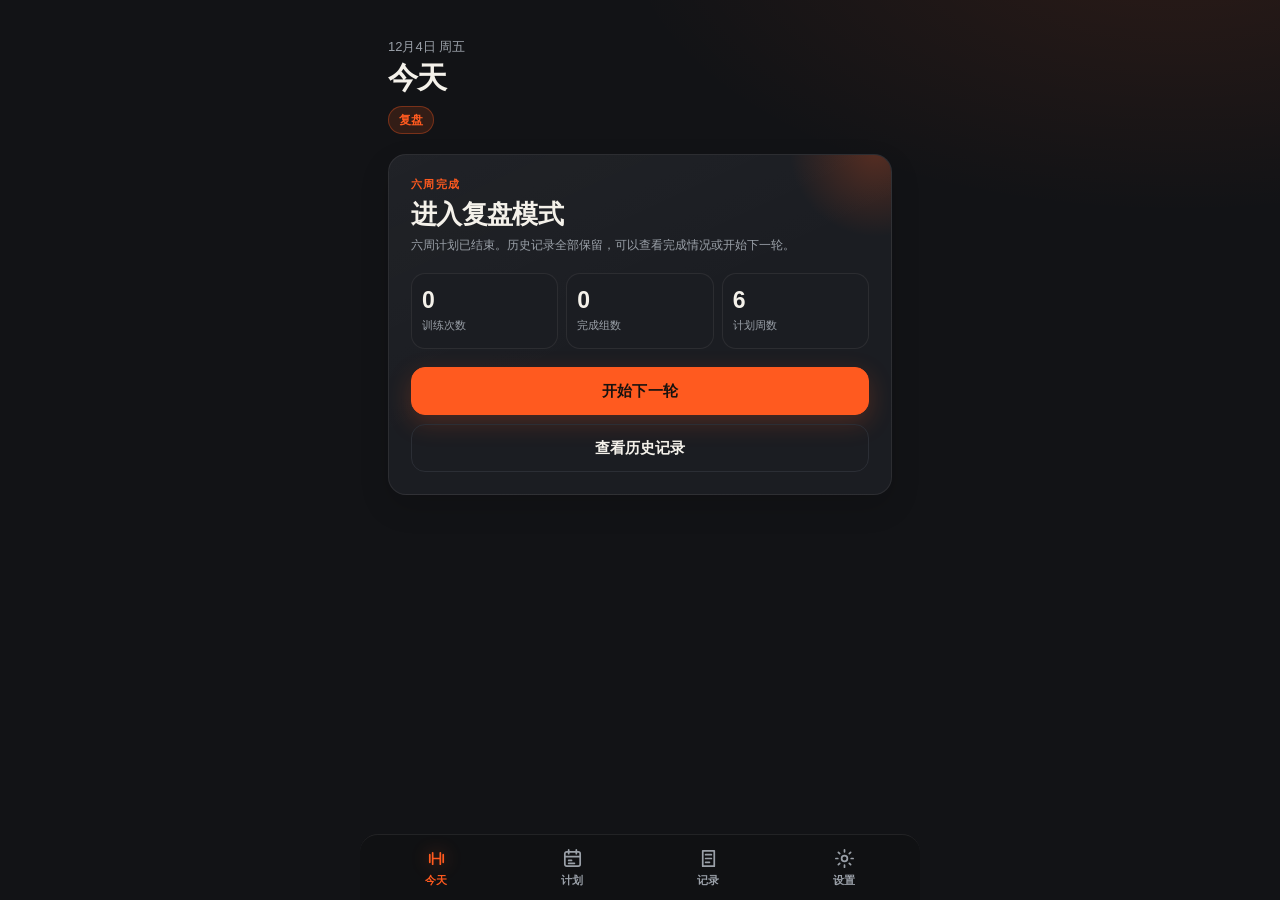
<file: index.html>
<!doctype html>
<html lang="zh-CN">
<head>
  <meta charset="utf-8">
  <meta name="viewport" content="width=device-width, initial-scale=1, viewport-fit=cover">
  <meta name="theme-color" content="#121316">
  <meta name="description" content="肩背教练：六周肩背优先训练计划、动作动画与本地训练记录。">
  <meta name="apple-mobile-web-app-capable" content="yes">
  <meta name="apple-mobile-web-app-status-bar-style" content="black-translucent">
  <title>肩背教练</title>
  <link rel="manifest" href="./manifest.webmanifest">
  <link rel="icon" href="./icons/icon-192.png">
  <link rel="apple-touch-icon" href="./icons/icon-192.png">
  <link rel="stylesheet" href="./styles.css">
</head>
<body>
  <div class="app-shell">
    <main id="view" class="view" aria-live="polite"></main>
    <nav class="tabbar" id="tabbar" aria-label="主导航">
      <button class="tab is-active" data-route="today" aria-current="page">
        <svg viewBox="0 0 24 24" aria-hidden="true"><path d="M5 8v8M8 6v12M16 6v12M19 8v8M8 12h8"/></svg>
        <span>今天</span>
      </button>
      <button class="tab" data-route="plan">
        <svg viewBox="0 0 24 24" aria-hidden="true"><rect x="4" y="5" width="16" height="15" rx="2"/><path d="M8 3v4M16 3v4M4 10h16M8 14h3M8 17h6"/></svg>
        <span>计划</span>
      </button>
      <button class="tab" data-route="log">
        <svg viewBox="0 0 24 24" aria-hidden="true"><path d="M6 4h12v16H6zM9 8h6M9 12h6M9 16h4"/></svg>
        <span>记录</span>
      </button>
      <button class="tab" data-route="settings">
        <svg viewBox="0 0 24 24" aria-hidden="true"><circle cx="12" cy="12" r="3"/><path d="M12 3v2M12 19v2M3 12h2M19 12h2M5.6 5.6 7 7M17 17l1.4 1.4M18.4 5.6 17 7M7 17l-1.4 1.4"/></svg>
        <span>设置</span>
      </button>
    </nav>
  </div>

  <section id="trainLayer" class="layer train-layer is-hidden" aria-hidden="true" aria-label="跟练">
    <header class="train-top">
      <div class="train-progress"><strong id="trainExIndex">动作 1/1</strong><span id="trainSetIndex">第 1/2 组</span></div>
      <div class="train-clock" id="trainClock">00:00</div>
      <button class="icon-btn" id="trainEndBtn" aria-label="结束训练">结束</button>
    </header>
    <div class="train-scroll">
      <div class="canvas-wrap">
        <canvas id="trainCanvas" width="960" height="600" aria-label="动作动画"></canvas>
        <span id="faultBadge" class="fault-badge is-hidden">错误示范</span>
      </div>
      <div class="segmented" id="figureToggle">
        <button class="is-active" data-figure-mode="correct">正确动作</button>
        <button data-figure-mode="fault">错误示范</button>
      </div>
      <div class="train-heading">
        <div><p class="eyebrow" id="trainDayLabel">周一 · 上肢A</p><h1 id="trainName">高位下拉</h1></div>
        <span class="phase-pill" id="trainPhase">适应</span>
      </div>
      <div class="train-meta">
        <span id="trainTarget">3 组 × 8–12 次</span><span id="trainRest">组间 150 秒</span>
      </div>
      <p class="last-record" id="trainLast">上次：暂无记录</p>
      <p class="cue" id="trainCue"></p>
      <div class="tips" id="trainTips"></div>
      <div class="fault-chips is-hidden" id="trainFaultChips"></div>
      <details class="fold" id="trainGuide"><summary>动作教学<span class="fold-count" id="trainGuideCount">4 项</span></summary><div class="fold-body" id="trainGuideBody"></div></details>
      <label class="field setup-field"><span>器械设置 <small>可留空；同动作同设置才比较进阶</small></span><input id="setupInput" type="text" maxlength="40" placeholder="如 座椅3档 / 宽握"></label>
      <div class="set-panel">
        <div class="set-panel-head"><strong>本组记录</strong><span id="setHint">填完再点完成</span></div>
        <div class="input-grid">
          <label class="num-field"><span>重量 kg</span><input id="kgInput" type="number" inputmode="decimal" min="0" step="0.5" placeholder="0"></label>
          <label class="num-field"><span>次数</span><input id="repsInput" type="number" inputmode="numeric" min="1" step="1" placeholder="—"></label>
          <label class="num-field"><span>RIR</span><input id="rirInput" type="number" inputmode="numeric" min="0" max="5" step="1" value="3"></label>
        </div>
        <button class="btn primary wide" id="completeSetBtn">完成本组</button>
        <button class="btn danger-ghost wide" id="painBtn">关节不适</button>
      </div>
      <p class="micro-note">RIR = 还能完成的标准次数。关节刺痛、卡痛或放射痛不是普通酸胀。</p>
    </div>
  </section>

  <section id="restLayer" class="layer rest-layer is-hidden" aria-hidden="true" aria-label="组间休息">
    <div class="rest-card">
      <p class="eyebrow">组间休息</p>
      <div class="rest-time" id="restTime">02:30</div>
      <p class="rest-next" id="restNext">下一组：高位下拉</p>
      <div class="rest-actions">
        <button class="btn ghost" id="restMinus">-15 秒</button>
        <button class="btn ghost" id="restPlus">+15 秒</button>
        <button class="btn primary" id="restSkip">跳过</button>
      </div>
      <p class="micro-note">倒计时结束会响铃并振动，自动回到记录界面。</p>
    </div>
  </section>

  <section id="summaryLayer" class="layer summary-layer is-hidden" aria-hidden="true" aria-label="训练小结">
    <header class="summary-top"><div><p class="eyebrow">训练小结</p><h1>今天完成了</h1></div><button class="icon-btn" id="summaryCloseBtn" aria-label="返回">关闭</button></header>
    <div class="summary-scroll" id="summaryBody"></div>
    <footer class="summary-footer"><button class="btn primary wide" id="saveSummaryBtn">保存并结束</button></footer>
  </section>

  <div id="modalLayer" class="modal-layer is-hidden" aria-hidden="true">
    <div class="modal-backdrop" data-action="close-modal"></div>
    <div class="modal-sheet" role="dialog" aria-modal="true">
      <div id="modalContent"></div>
    </div>
  </div>

  <div id="toast" class="toast is-hidden" role="status"></div>
  <input id="importFile" type="file" accept="application/json,.json" hidden>

  <script src="./plan.js"></script>
  <script src="./guides.js"></script>
  <script src="./figures.js"></script>
  <script src="./app.js"></script>
</body>
</html>
</file>
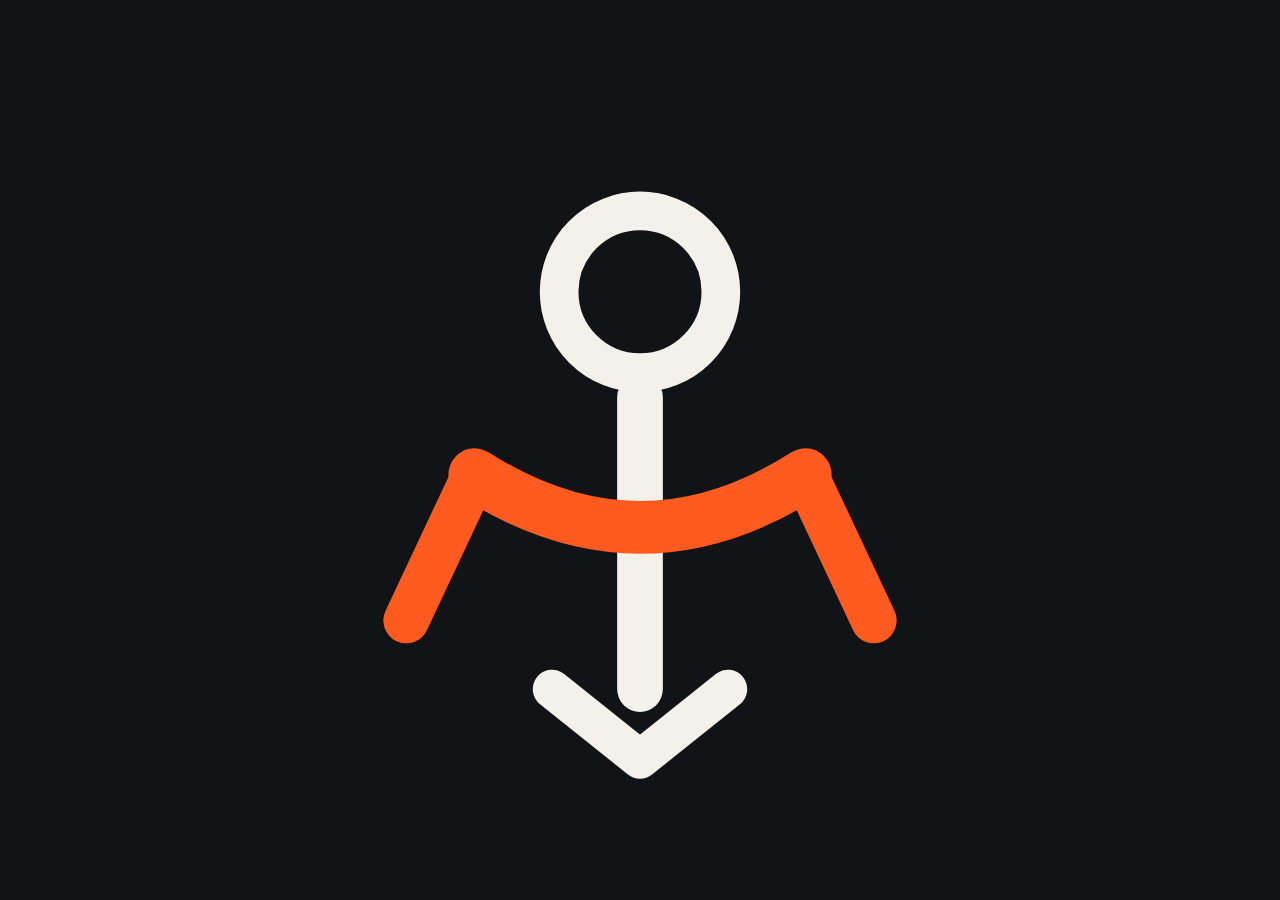
<file: tools/icon.html>
<!doctype html><html><head><meta charset="utf-8"><style>html,body{margin:0;width:100%;height:100%;overflow:hidden;background:#121316}svg{display:block;width:100%;height:100%}</style></head><body>
<svg xmlns="http://www.w3.org/2000/svg" viewBox="0 0 512 512"><rect width="512" height="512" fill="#121316"/><circle cx="256" cy="166" r="46" fill="none" stroke="#F4F1EA" stroke-width="22"/><path d="M256 226 V392" stroke="#F4F1EA" stroke-width="26" stroke-linecap="round"/><path d="M162 270 Q256 330 350 270" fill="none" stroke="#FF5A1F" stroke-width="30" stroke-linecap="round"/><path d="M162 270 L123 353 M350 270 L389 353" fill="none" stroke="#FF5A1F" stroke-width="26" stroke-linecap="round"/><path d="M206 392 L256 432 L306 392" fill="none" stroke="#F4F1EA" stroke-width="22" stroke-linecap="round" stroke-linejoin="round"/></svg>
</body></html>
</file>
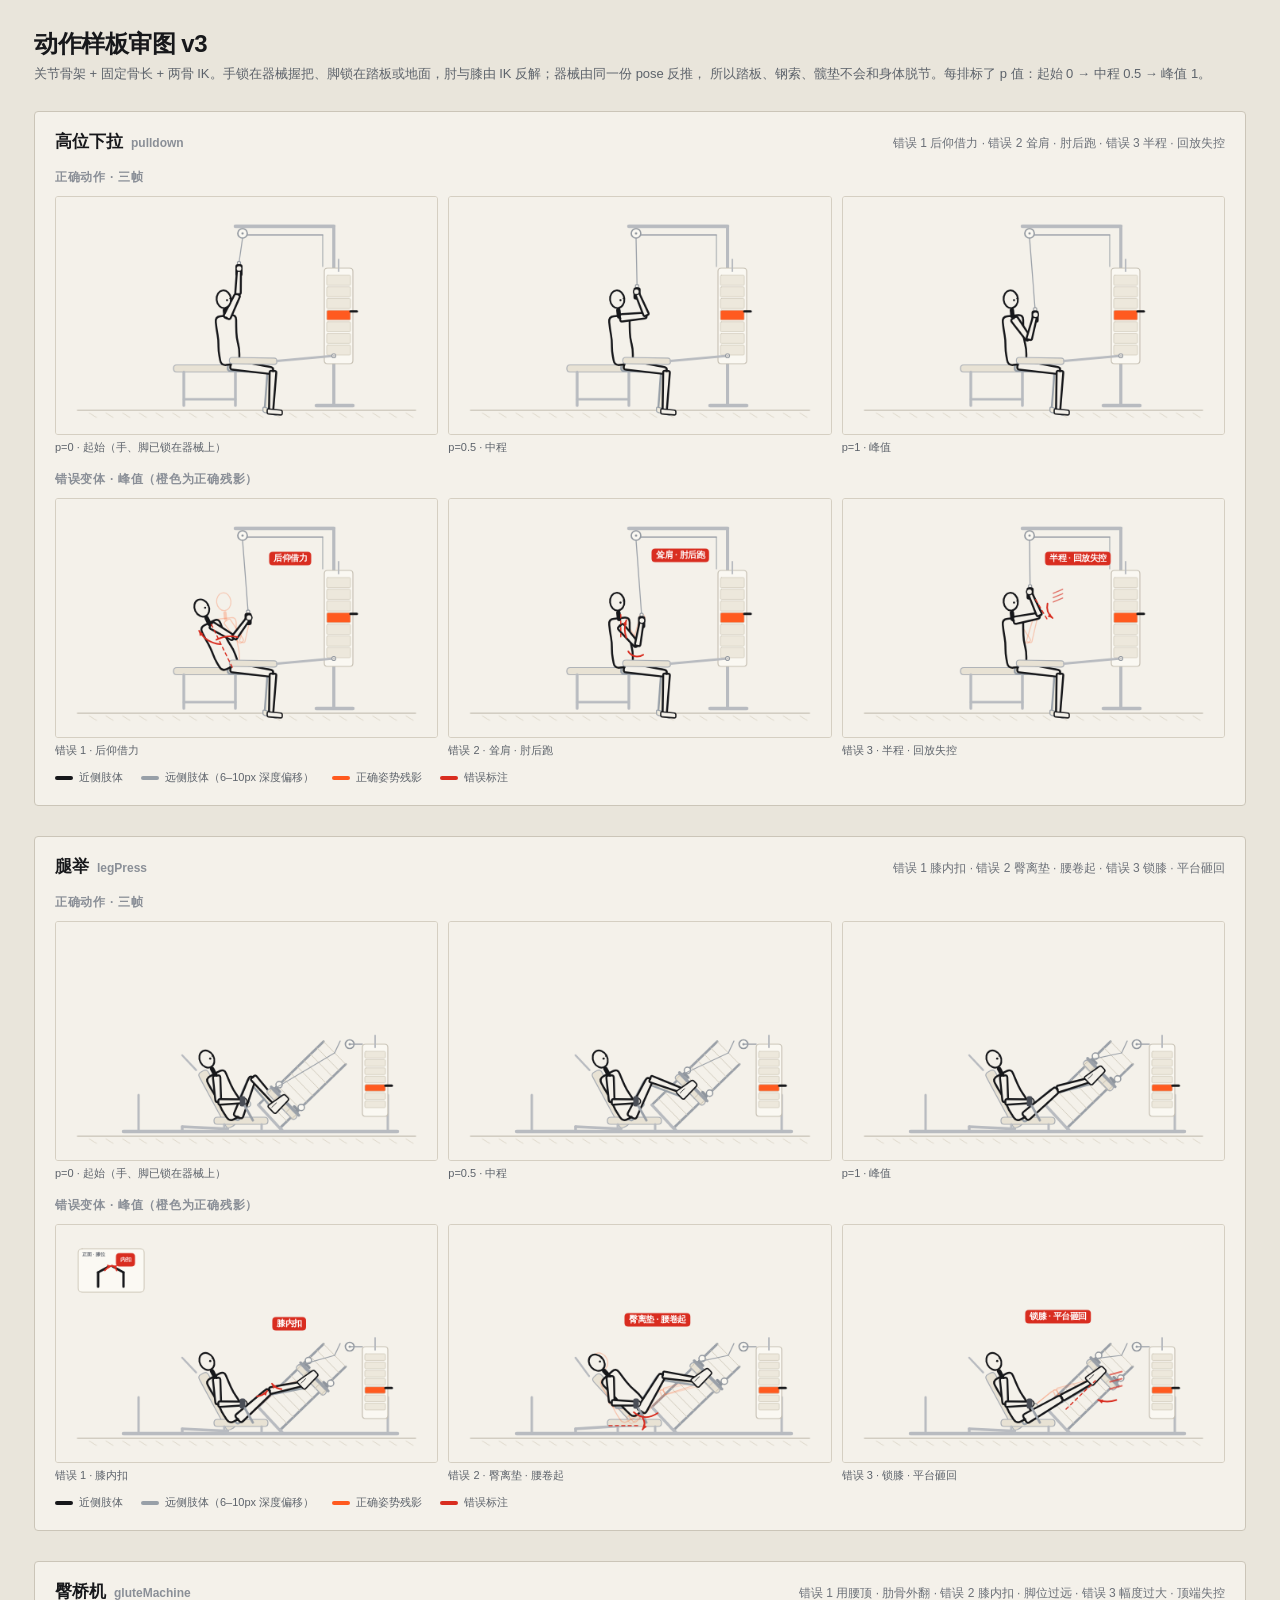
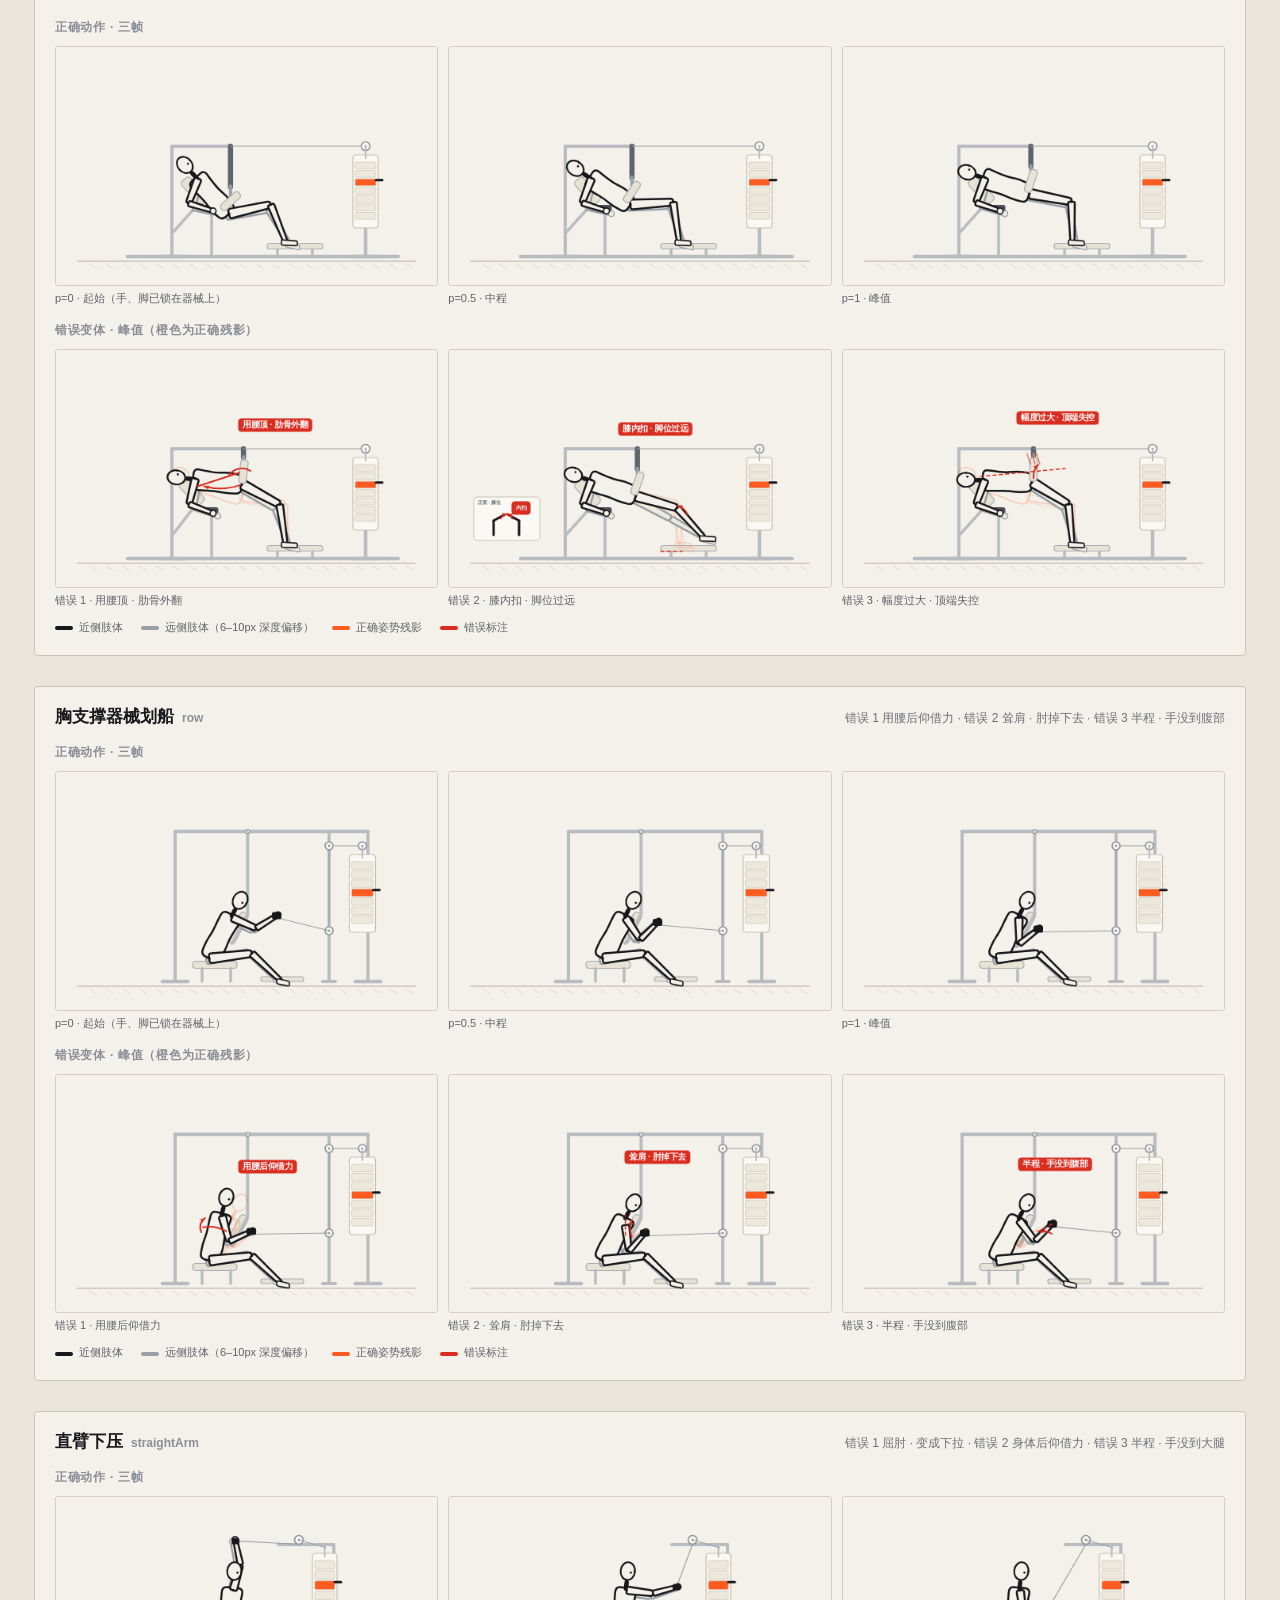
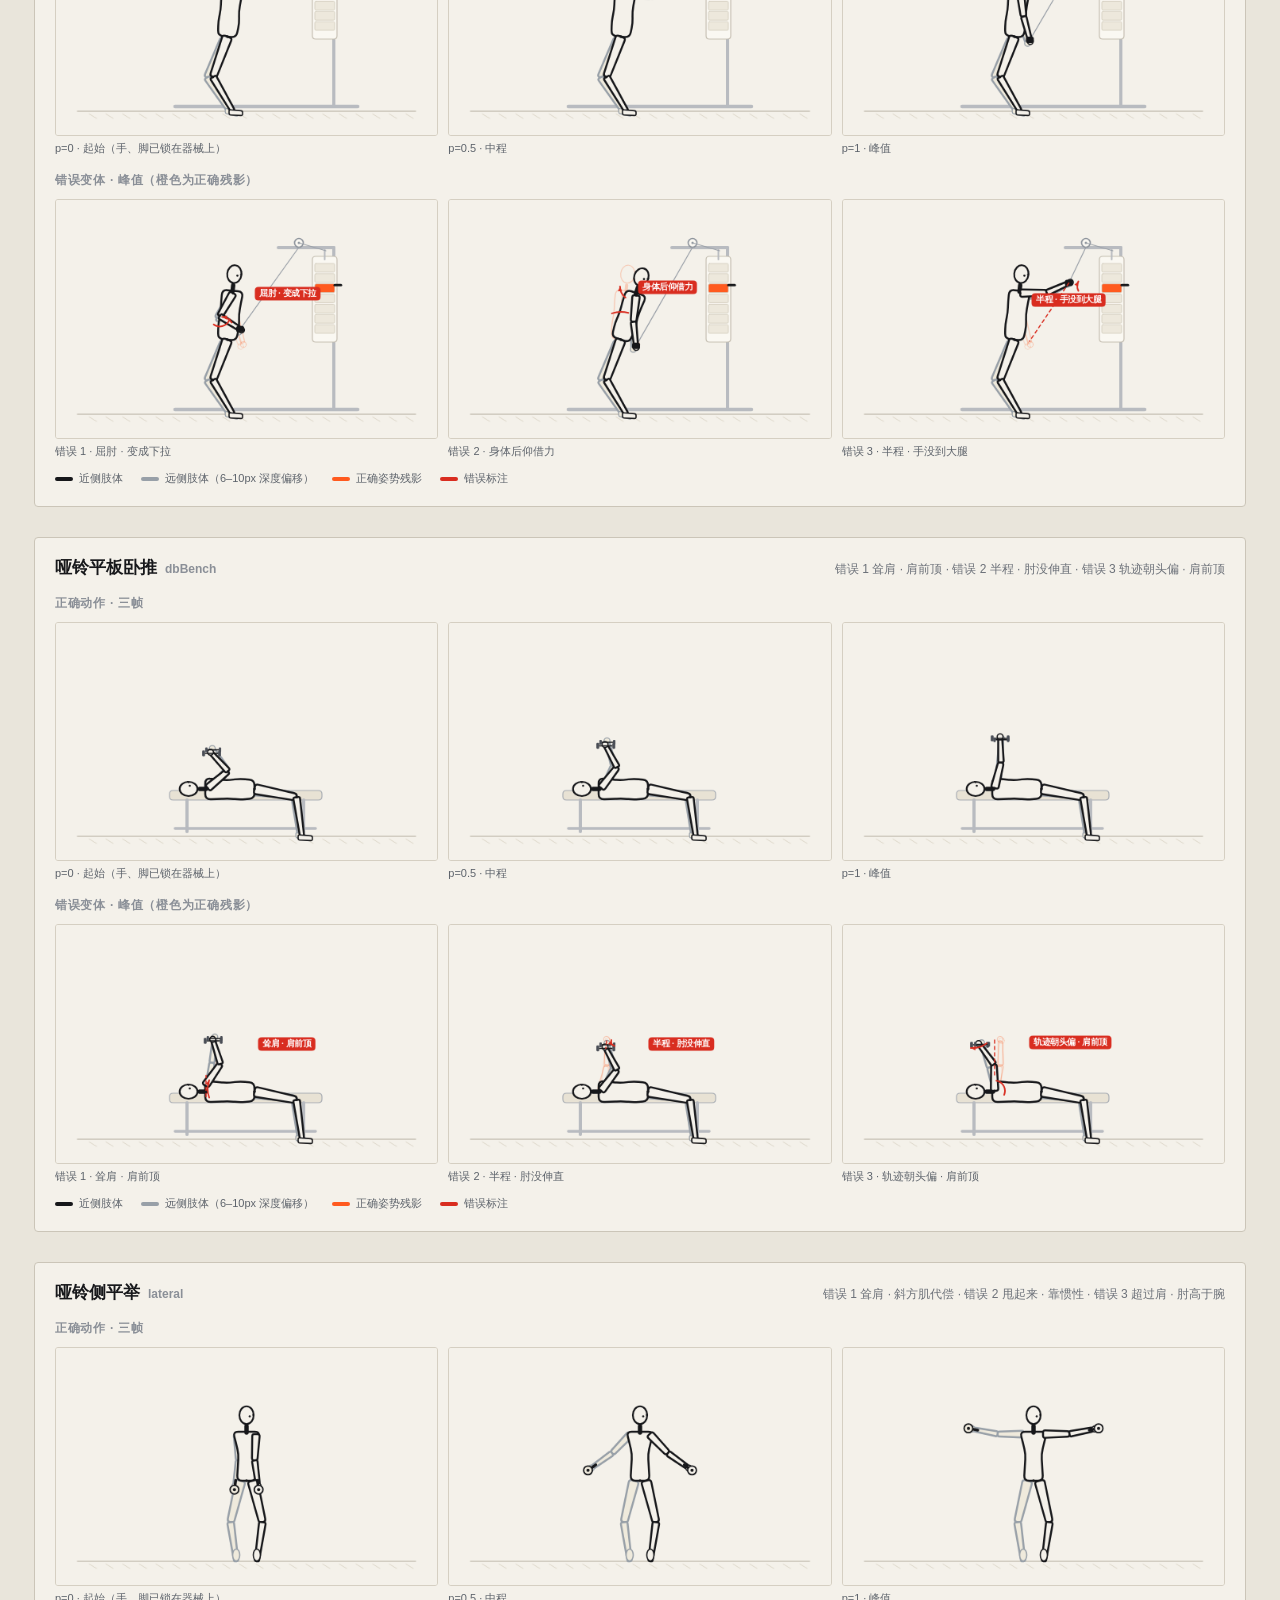
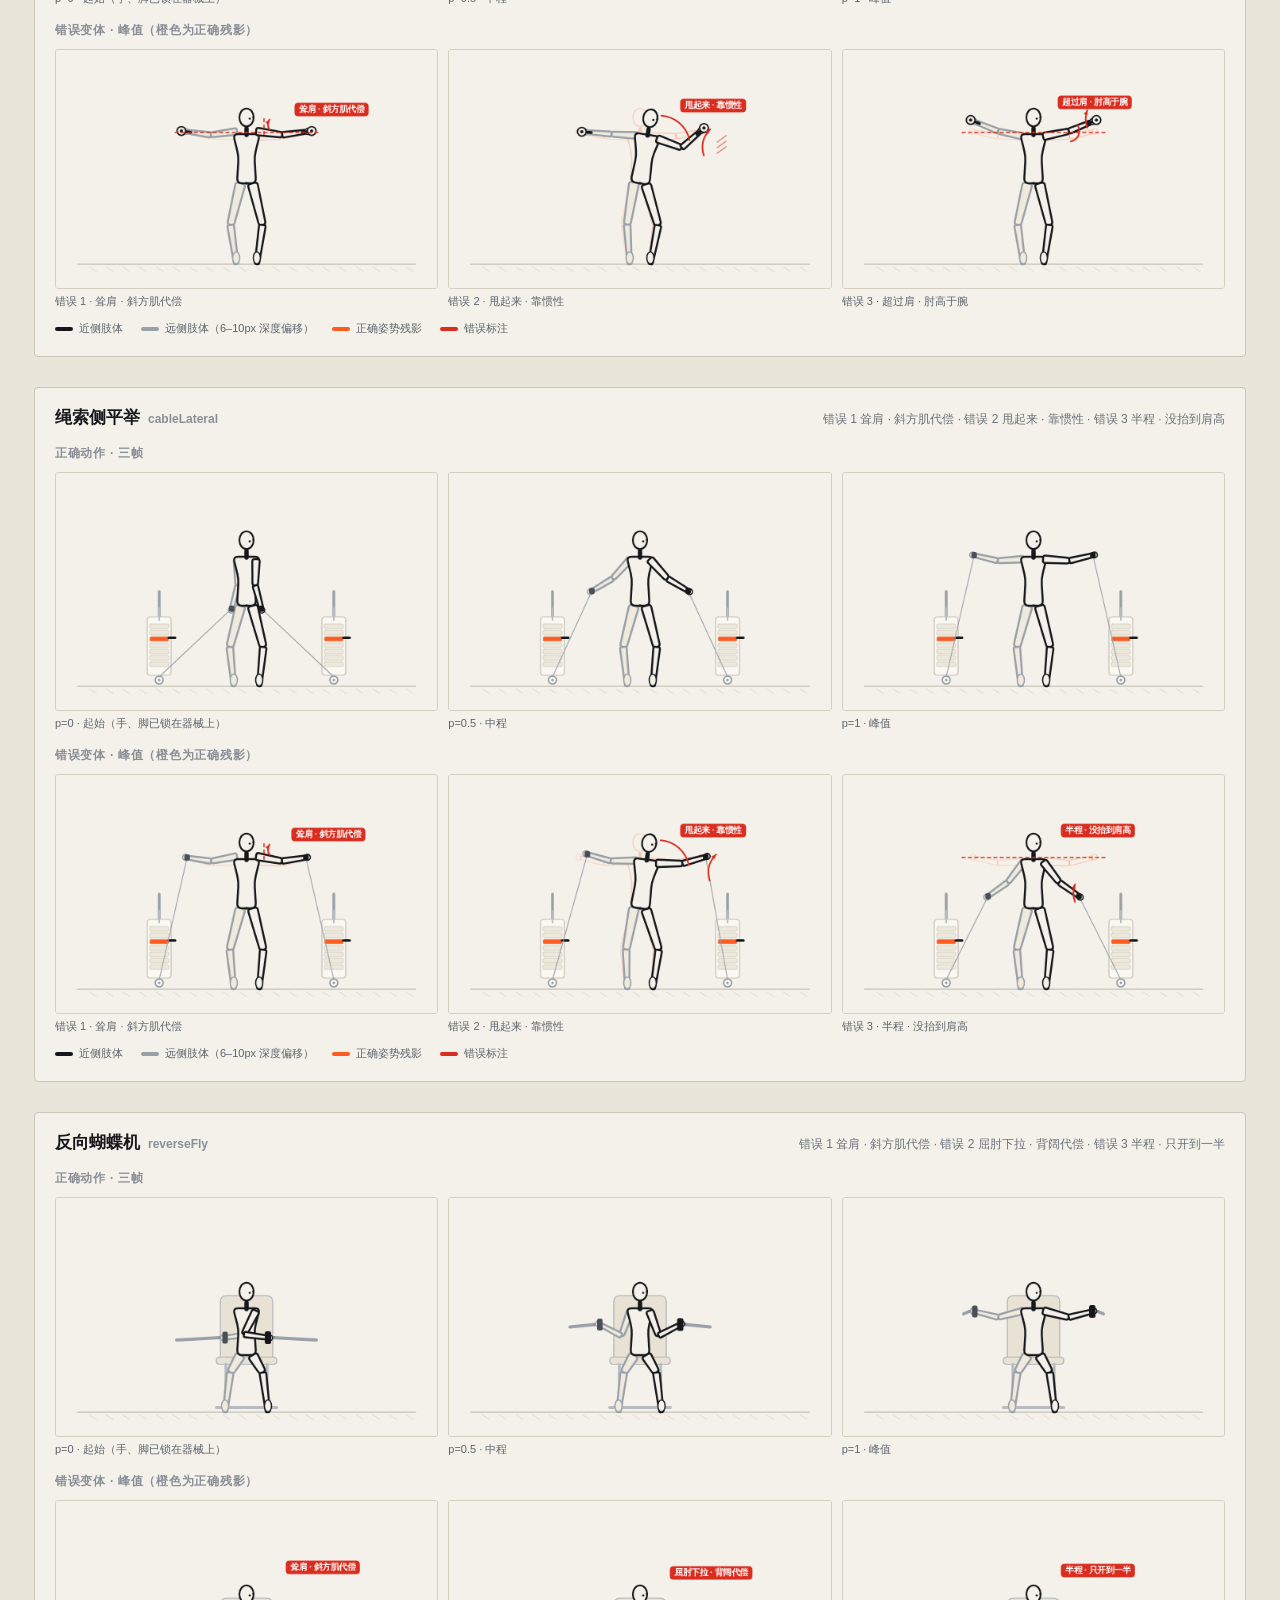
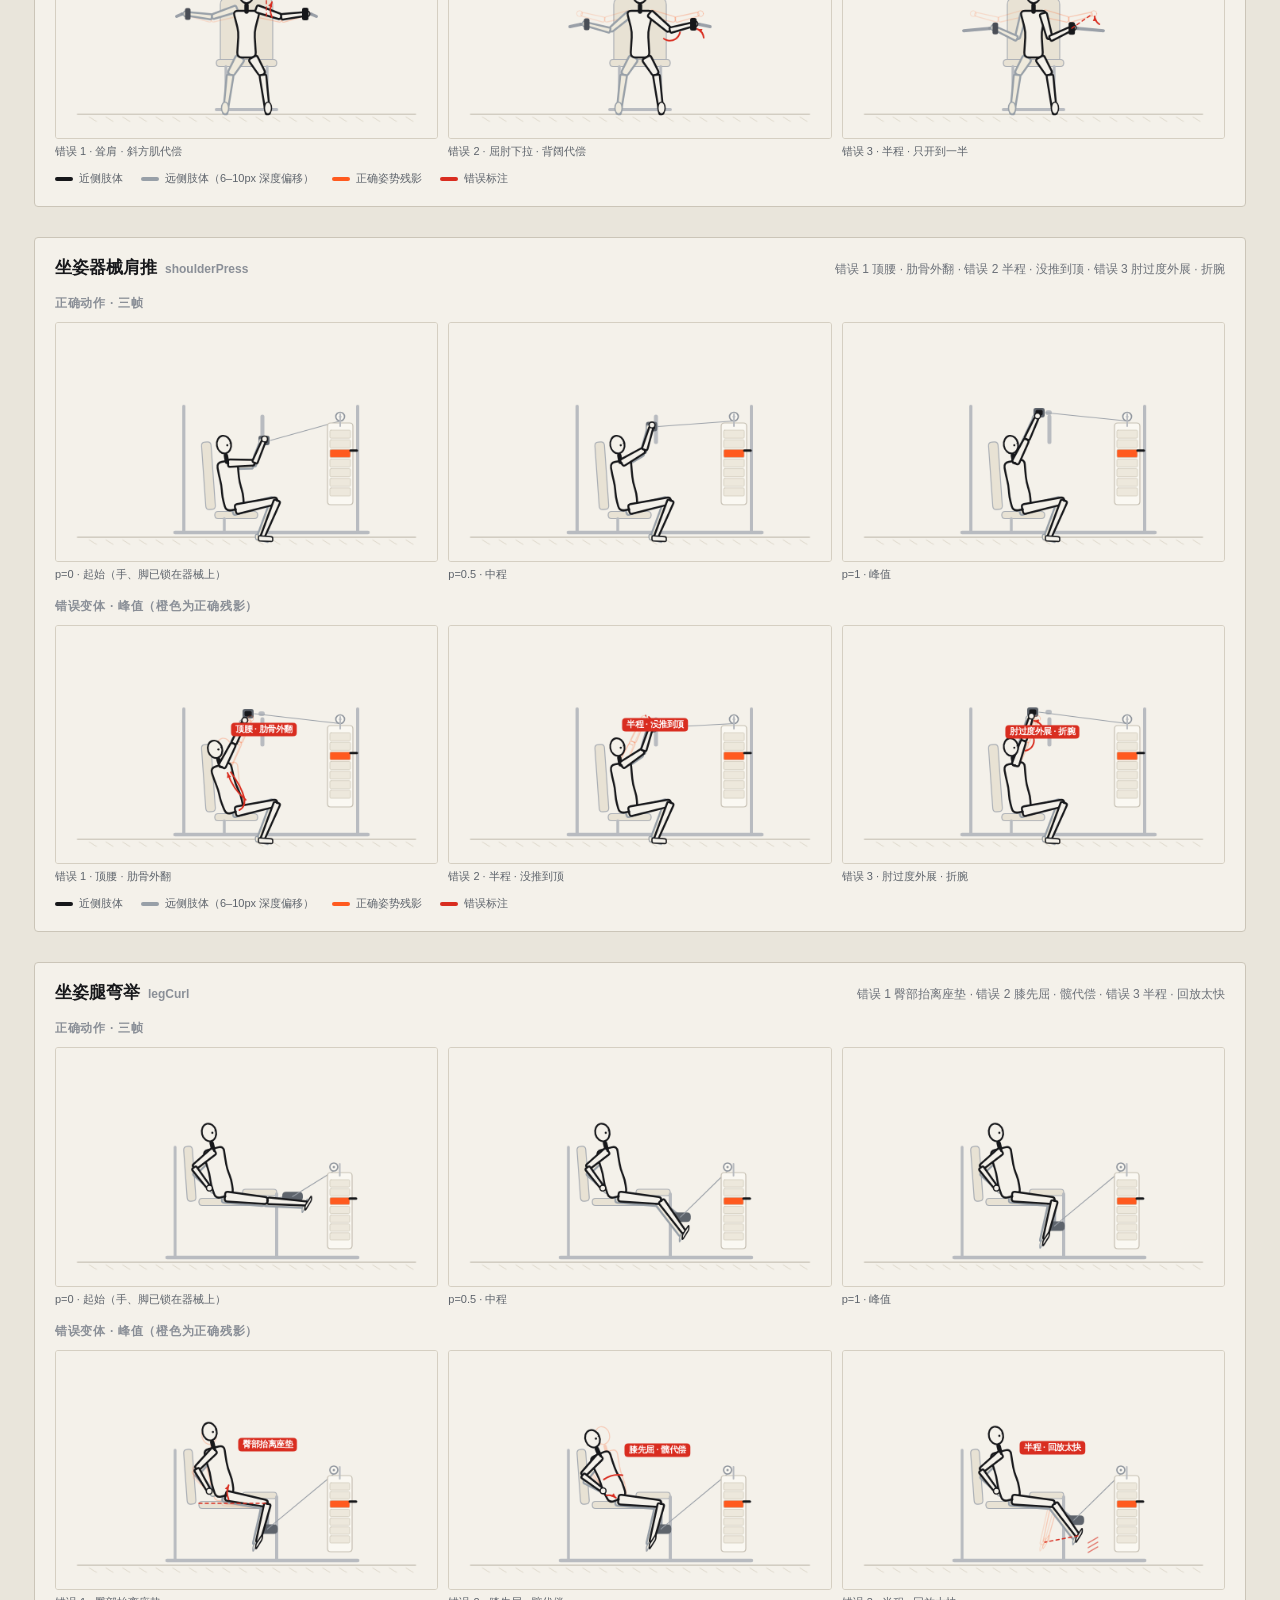
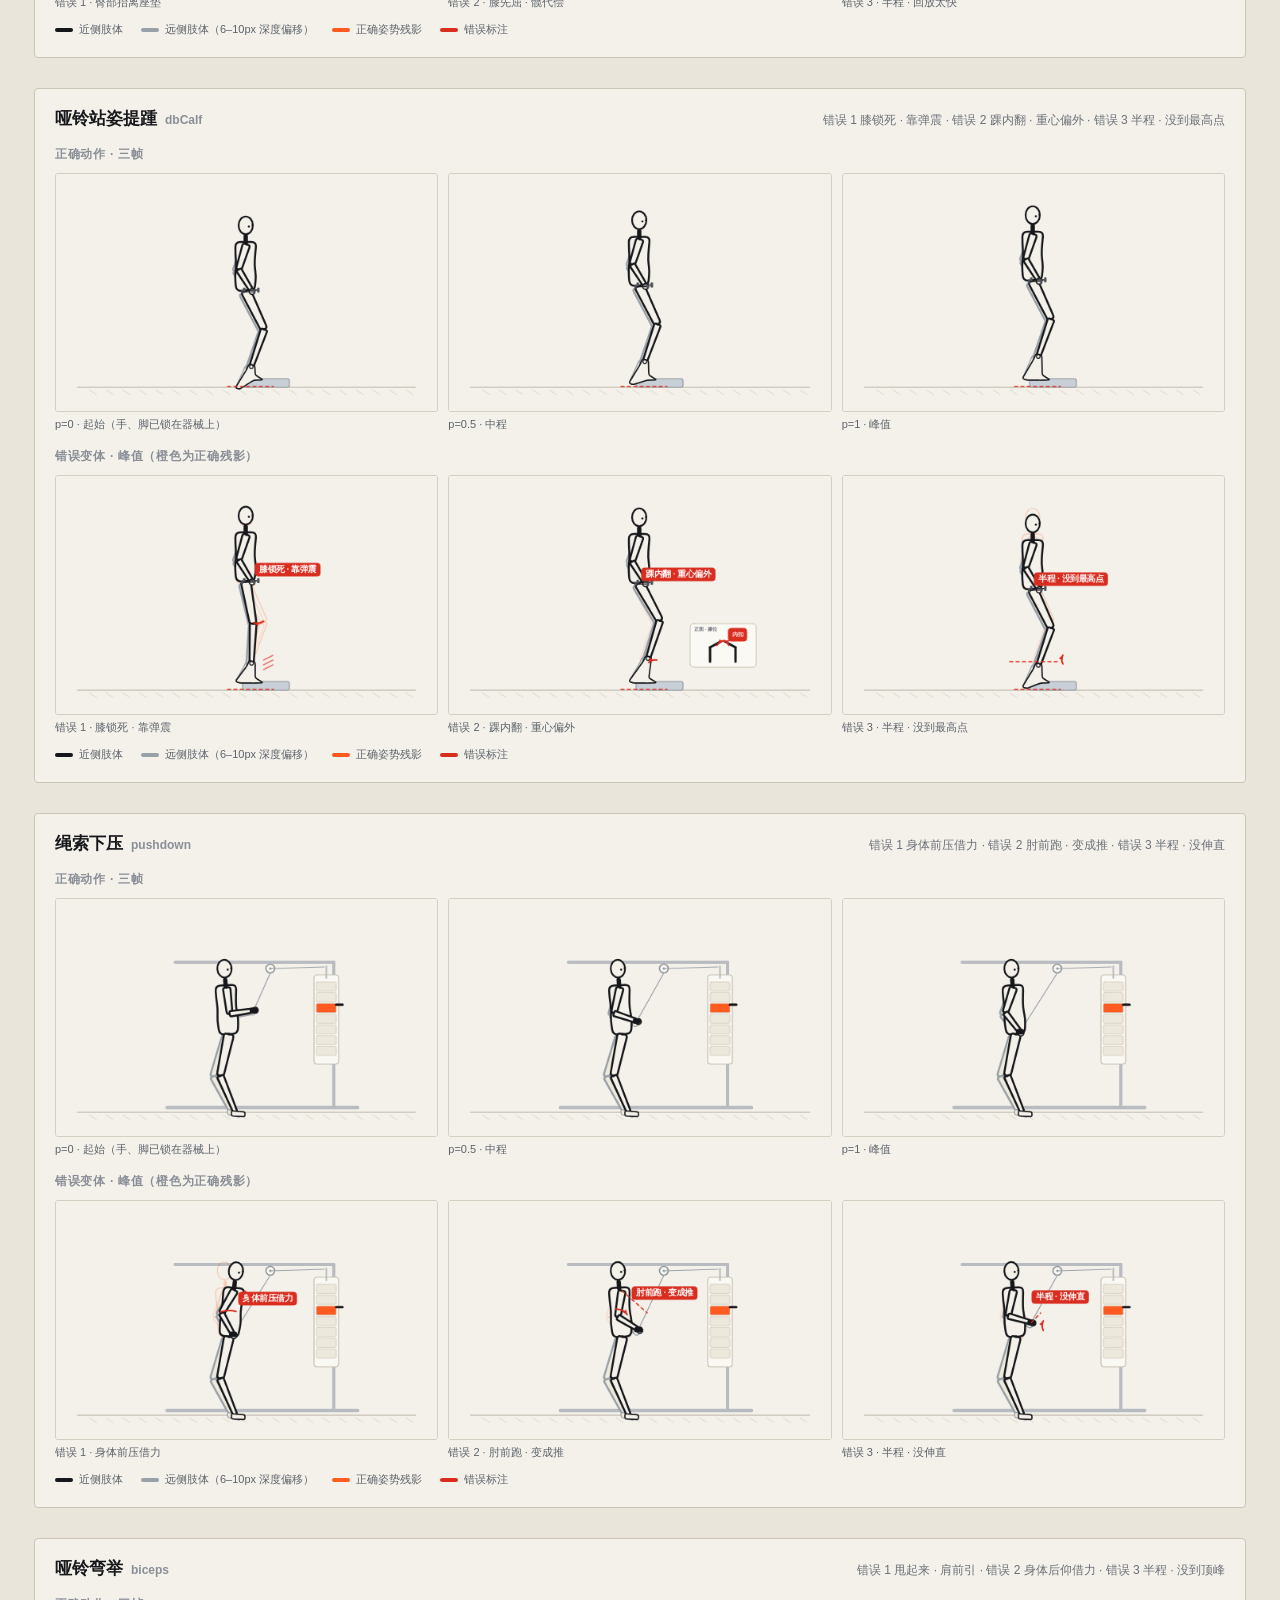
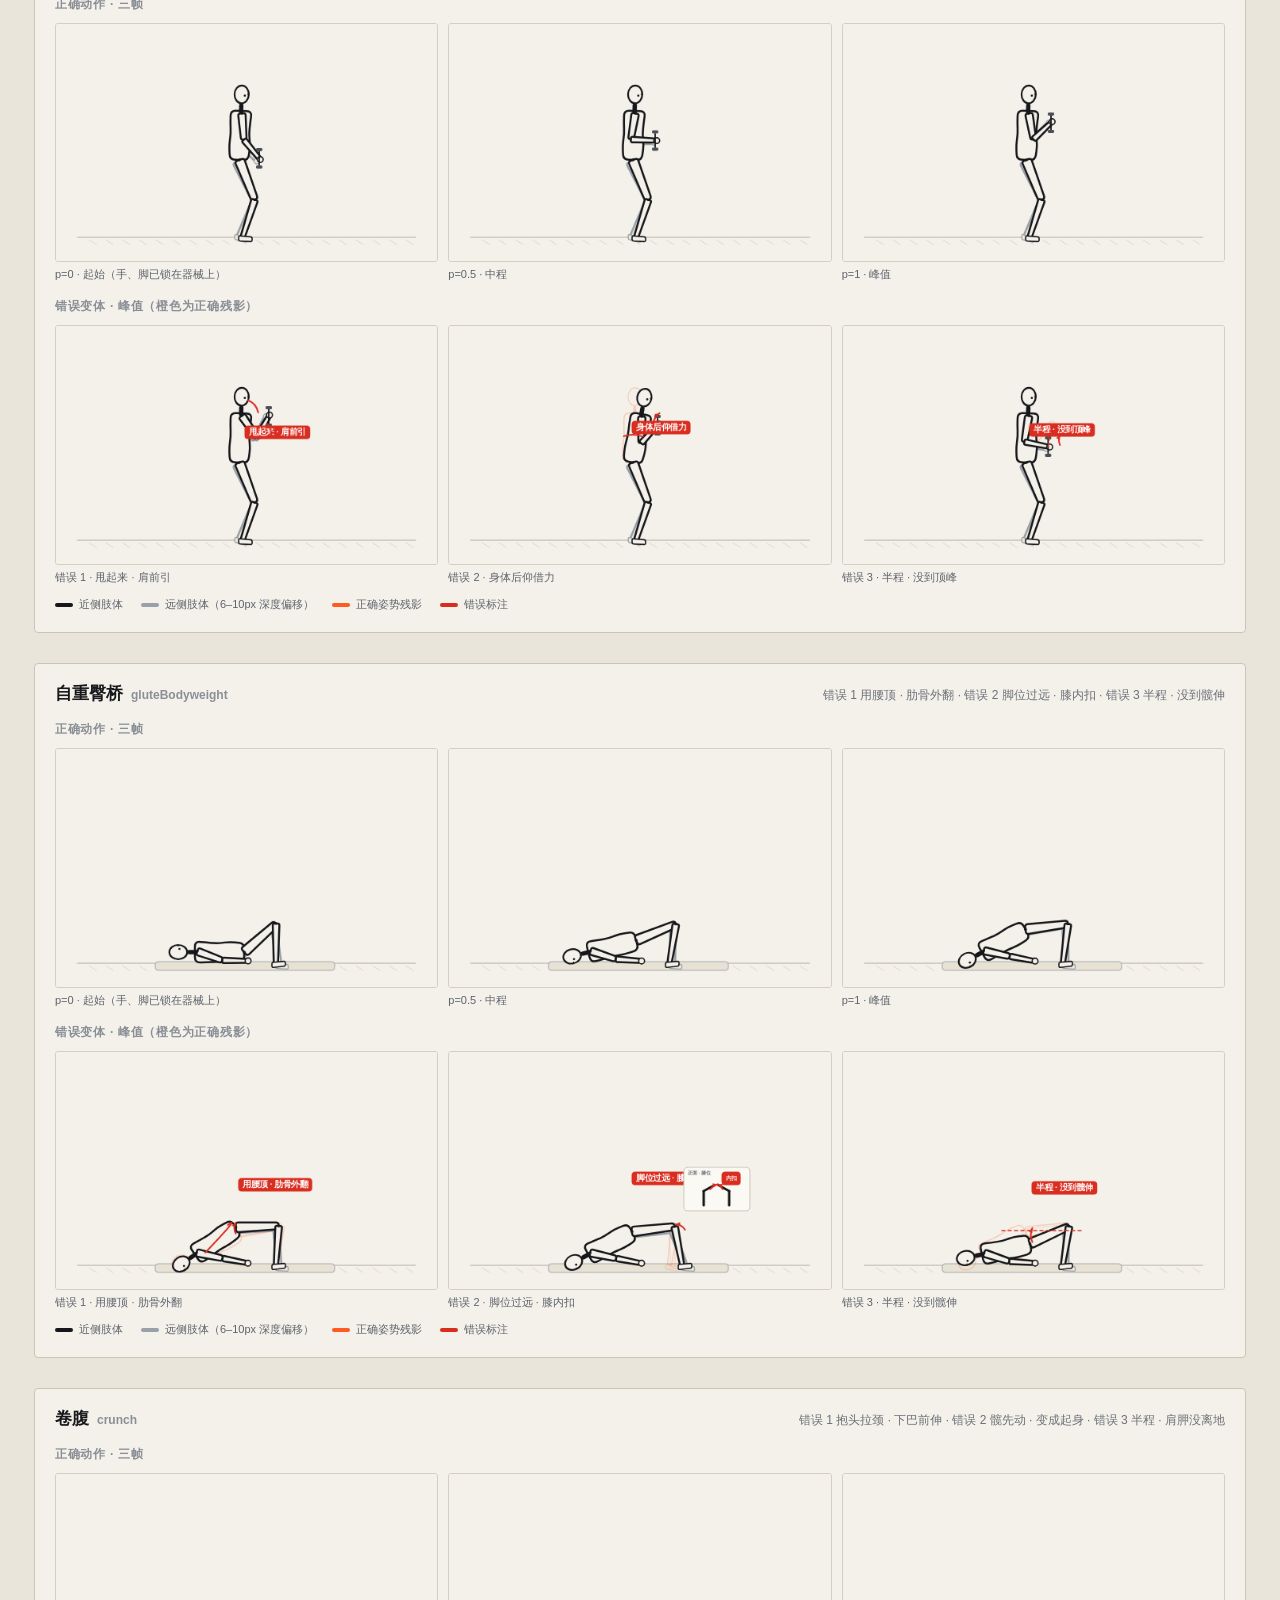
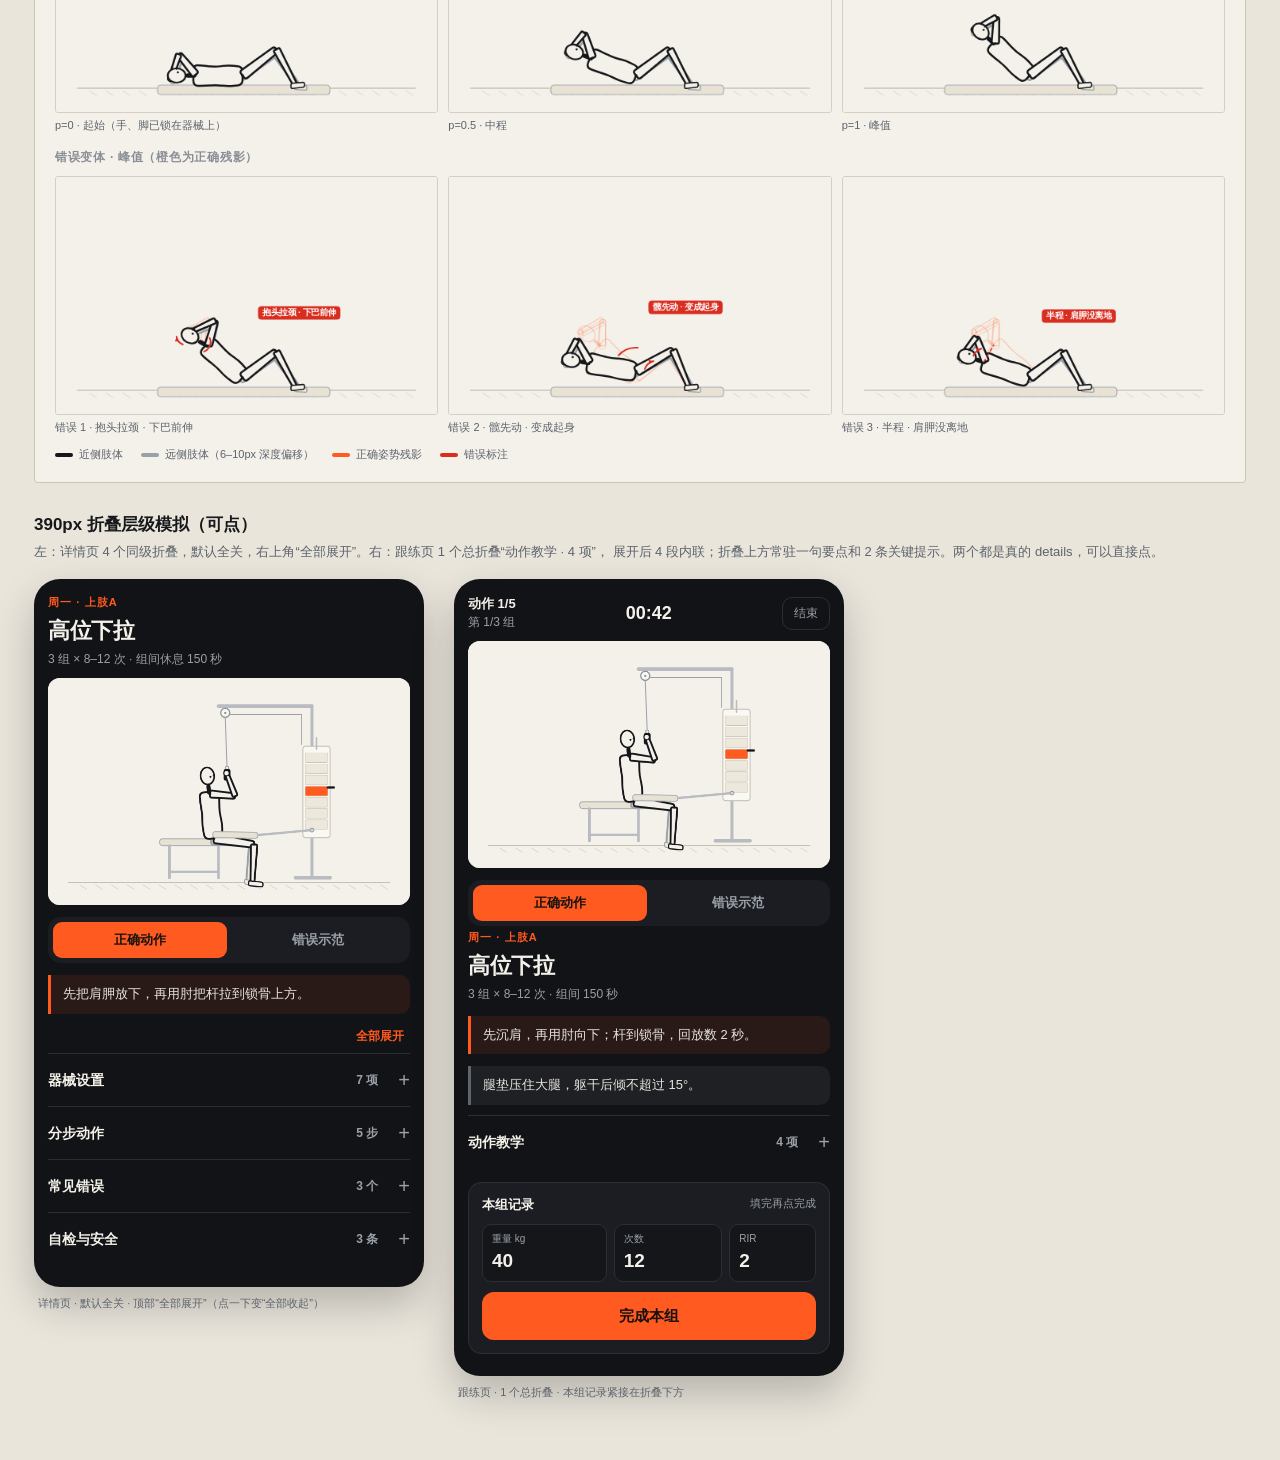
<file: tools/samples.html>
<!doctype html>
<html lang="zh-CN">
<head>
<meta charset="utf-8">
<meta name="viewport" content="width=device-width, initial-scale=1">
<title>动作样板审图 · 肩背教练</title>
<style>
  :root { color-scheme: light; }
  * { box-sizing: border-box; }
  body { margin: 0; padding: 28px 34px 60px; background: #e9e5db; color: #17181b;
    font-family: -apple-system, "Segoe UI", "Microsoft YaHei", "PingFang SC", sans-serif; }
  h1 { font-size: 24px; margin: 0 0 4px; letter-spacing: -.02em; }
  .lead { margin: 0 0 26px; color: #5d636b; font-size: 13px; line-height: 1.6; }
  h2 { font-size: 17px; margin: 0; }
  .id { color: #8a8f97; font-size: 12px; font-weight: 600; margin-left: 8px; }
  section.fig { background: #f4f1ea; border: 1px solid #cbc5b8; border-radius: 4px; padding: 18px 20px 20px; margin-bottom: 30px; }
  .head { display: flex; align-items: baseline; justify-content: space-between; margin-bottom: 12px; gap: 16px; flex-wrap: wrap; }
  .note { color: #6b7078; font-size: 12px; }
  figure { margin: 0; }
  canvas { display: block; width: 100%; aspect-ratio: 16/10; background: #f4f1ea; border: 1px solid #d5cfc2; border-radius: 3px; }
  figcaption { font-size: 11px; color: #5d636b; padding-top: 5px; }
  .pose-grid { display: grid; grid-template-columns: repeat(3, 1fr); gap: 10px; margin-top: 10px; }
  .faults { display: grid; grid-template-columns: repeat(3, 1fr); gap: 10px; margin-top: 10px; }
  .subhead { font-size: 12px; font-weight: 800; letter-spacing: .06em; color: #8a8f97; margin: 16px 0 0; }
  .legend { display: flex; flex-wrap: wrap; gap: 18px; margin: 12px 0 0; font-size: 11px; color: #5d636b; }
  .legend i { display: inline-block; width: 18px; height: 4px; border-radius: 2px; margin-right: 6px; vertical-align: middle; }

  /* ---------- 390px 折叠 UI 模拟 ---------- */
  .phone-row { display: flex; gap: 30px; align-items: flex-start; flex-wrap: wrap; }
  .phone-wrap { width: 390px; max-width: 100%; }
  .phone { width: 390px; max-width: 100%; background: #121316; color: #f4f1ea; border-radius: 26px; padding: 16px 14px 22px;
    box-shadow: 0 18px 40px rgba(0,0,0,.22); font-size: 15px; line-height: 1.45; overflow: hidden; }
  .phone .eyebrow { color: #ff5a1f; font-size: 11px; font-weight: 800; letter-spacing: .1em; margin: 0; }
  .phone h3 { font-size: 22px; margin: 4px 0 0; letter-spacing: -.02em; }
  .phone .sub { color: #9aa0a8; font-size: 12px; margin: 4px 0 0; }
  .seg { display: grid; grid-template-columns: 1fr 1fr; gap: 5px; padding: 5px; margin: 12px 0 0; border-radius: 13px; background: #1b1d22; }
  .seg span { text-align: center; padding: 9px; border-radius: 9px; font-size: 13px; font-weight: 700; color: #9aa0a8; }
  .seg span.on { background: #ff5a1f; color: #17120f; }
  .tagline { margin: 12px 0 0; padding: 10px 12px; border-left: 3px solid #ff5a1f; background: rgba(255,90,31,.1);
    border-radius: 0 10px 10px 0; font-size: 13px; color: #e8e5de; }
  .tagline.grey { border-left-color: #5F656E; background: rgba(95,101,110,.16); }
  .open-all { margin: 6px 0 0; text-align: right; }
  .open-all button { background: none; border: 0; color: #ff5a1f; font-size: 12px; font-weight: 750; cursor: pointer; padding: 8px 6px; }
  details { border-top: 1px solid #2b2e35; }
  details summary { list-style: none; cursor: pointer; display: flex; align-items: center; justify-content: space-between;
    min-height: 52px; font-weight: 750; font-size: 14px; gap: 8px; }
  details summary::-webkit-details-marker { display: none; }
  details summary .count { color: #9aa0a8; font-weight: 600; font-size: 12px; margin-left: auto; margin-right: 12px; white-space: nowrap; }
  details summary::after { content: "+"; color: #9aa0a8; font-size: 20px; font-weight: 300; line-height: 1; }
  details[open] summary::after { content: "−"; color: #ff5a1f; }
  details .body { padding: 0 0 14px; font-size: 13px; color: #d3d0c9; }
  details .body ul { margin: 0; padding-left: 17px; display: grid; gap: 7px; }
  details .body ol { margin: 0; padding-left: 18px; display: grid; gap: 9px; }
  details .body b { color: #f4f1ea; }
  details .body .k { color: #ff9a6b; font-weight: 700; }
  .record { margin-top: 14px; padding: 13px; border-radius: 14px; background: #1b1d22; border: 1px solid rgba(244,241,234,.08); }
  .record .row { display: flex; justify-content: space-between; font-size: 13px; }
  .record .hint { color: #9aa0a8; font-size: 11px; }
  .record .grid { display: grid; grid-template-columns: 1.15fr 1fr .8fr; gap: 7px; margin-top: 9px; }
  .record .cell { background: #14161a; border: 1px solid #2b2e35; border-radius: 9px; padding: 7px 9px; }
  .record .cell span { display: block; color: #9aa0a8; font-size: 10px; }
  .record .cell strong { font-size: 19px; }
  .cta { margin-top: 10px; background: #ff5a1f; color: #17120f; border-radius: 12px; text-align: center; padding: 13px; font-weight: 800; }
  .phone-caption { font-size: 11px; color: #5d636b; margin: 8px 0 0 4px; line-height: 1.5; }
</style>
</head>
<body>
<h1>动作样板审图 v3</h1>
<p class="lead">
  关节骨架 + 固定骨长 + 两骨 IK。手锁在器械握把、脚锁在踏板或地面，肘与膝由 IK 反解；器械由同一份 pose 反推，
  所以踏板、钢索、髋垫不会和身体脱节。每排标了 p 值：起始 0 → 中程 0.5 → 峰值 1。
</p>
<div id="figs"></div>

<h2 style="margin:26px 0 6px">390px 折叠层级模拟（可点）</h2>
<p class="lead" style="margin-bottom:16px">
  左：详情页 4 个同级折叠，默认全关，右上角“全部展开”。右：跟练页 1 个总折叠“动作教学 · 4 项”，
  展开后 4 段内联；折叠上方常驻一句要点和 2 条关键提示。两个都是真的 details，可以直接点。
</p>
<div class="phone-row">
  <div class="phone-wrap">
    <div class="phone" id="detailPhone"></div>
    <p class="phone-caption">详情页 · 默认全关 · 顶部“全部展开”（点一下变“全部收起”）</p>
  </div>
  <div class="phone-wrap">
    <div class="phone" id="trainPhone"></div>
    <p class="phone-caption">跟练页 · 1 个总折叠 · 本组记录紧接在折叠下方</p>
  </div>
</div>

<script src="../guides.js"></script>
<script src="../figures.js"></script>
<script>
var order = ['pulldown', 'legPress', 'gluteMachine', 'row', 'straightArm', 'dbBench', 'lateral',
  'cableLateral', 'reverseFly', 'shoulderPress', 'legCurl', 'dbCalf', 'pushdown', 'biceps',
  'gluteBodyweight', 'crunch'];

function canvas(id, p, fault) {
  return '<canvas width="480" height="300" data-id="' + id + '" data-p="' + p + '" data-fault="' + (fault || 0) + '"></canvas>';
}

document.getElementById('figs').innerHTML = order.map(function (id) {
  var fig = FIGURES[id], g = GUIDES[id];
  return '<section class="fig" data-id="' + id + '">' +
    '<div class="head"><div><h2>' + g.name + '<span class="id">' + id + '</span></h2></div>' +
    '<span class="note">' + fig.faults.map(function (f, i) { return '错误 ' + (i + 1) + ' ' + f; }).join(' · ') + '</span></div>' +
    '<p class="subhead">正确动作 · 三帧</p>' +
    '<div class="pose-grid">' +
      '<figure>' + canvas(id, 0, 0) + '<figcaption>p=0 · 起始（手、脚已锁在器械上）</figcaption></figure>' +
      '<figure>' + canvas(id, 0.5, 0) + '<figcaption>p=0.5 · 中程</figcaption></figure>' +
      '<figure>' + canvas(id, 1, 0) + '<figcaption>p=1 · 峰值</figcaption></figure>' +
    '</div>' +
    '<p class="subhead">错误变体 · 峰值（橙色为正确残影）</p>' +
    '<div class="faults">' + fig.faults.map(function (name, i) {
      return '<figure>' + canvas(id, 1, i + 1) + '<figcaption>错误 ' + (i + 1) + ' · ' + name + '</figcaption></figure>';
    }).join('') + '</div>' +
    '<div class="legend"><span><i style="background:#16171A"></i>近侧肢体</span>' +
    '<span><i style="background:#98A0A8"></i>远侧肢体（6–10px 深度偏移）</span>' +
    '<span><i style="background:#FF5A1F"></i>正确姿势残影</span>' +
    '<span><i style="background:#D92D20"></i>错误标注</span></div>' +
  '</section>';
}).join('');

function paint() {
  Array.prototype.forEach.call(document.querySelectorAll('canvas[data-id]'), function (cv) {
    Figures.drawFrame(cv.getContext('2d'), cv.width, cv.height,
      cv.getAttribute('data-id'), +cv.getAttribute('data-p'), +cv.getAttribute('data-fault'));
  });
}
paint();

/* ---------- 详情页：5 个同级折叠 ---------- */
function esc(s) { return String(s).replace(/&/g, '&amp;').replace(/</g, '&lt;'); }

var g = GUIDES.pulldown;
document.getElementById('detailPhone').innerHTML =
  '<p class="eyebrow">周一 · 上肢A</p><h3>高位下拉</h3>' +
  '<p class="sub">3 组 × 8–12 次 · 组间休息 150 秒</p>' +
  '<canvas width="720" height="450" data-id="pulldown" data-p="0.6" data-fault="0" ' +
    'style="width:100%;height:auto;margin-top:10px;border-radius:12px;border:0"></canvas>' +
  '<div class="seg"><span class="on">正确动作</span><span>错误示范</span></div>' +
  '<p class="tagline">' + esc(g.tagline) + '</p>' +
  '<div class="open-all"><button id="toggleAll">全部展开</button></div>' +
  '<div id="detailFolds">' +
    '<details><summary>器械设置<span class="count">' + (g.setup.length + g.machineVariation.length) + ' 项</span></summary><div class="body">' +
      '<ul>' + g.setup.map(function (t) { return '<li>' + esc(t) + '</li>'; }).join('') + '</ul>' +
      '<p style="margin:14px 0 6px;color:#ff9a6b;font-weight:700;font-size:12px">器械差异</p>' +
      '<ul>' + g.machineVariation.map(function (t) { return '<li>' + esc(t) + '</li>'; }).join('') + '</ul>' +
      '</div></details>' +
    '<details><summary>分步动作<span class="count">' + g.steps.length + ' 步</span></summary><div class="body"><ol>' +
      g.steps.map(function (s) { return '<li><b>' + esc(s.title) + '</b>：' + esc(s.text) + '</li>'; }).join('') + '</ol></div></details>' +
    '<details><summary>常见错误<span class="count">' + g.mistakes.length + ' 个</span></summary><div class="body"><ul>' +
      g.mistakes.map(function (m) {
        return '<li><b>错误 ' + m.fault + ' · ' + esc(m.tag) + '</b><br>' +
          '<span class="k">现象</span>：' + esc(m.phenomenon) + '<br>' +
          '<span class="k">为什么错</span>：' + esc(m.why) + '<br>' +
          '<span class="k">怎么改</span>：' + esc(m.fix) + '<br>' +
          '<span class="k">自检</span>：' + esc(m.check) + '</li>';
      }).join('') + '</ul></div></details>' +
    '<details><summary>自检与安全<span class="count">' + g.safety.length + ' 条</span></summary><div class="body"><ul>' +
      g.safety.map(function (t) { return '<li>' + esc(t) + '</li>'; }).join('') + '</ul></div></details>' +
  '</div>';

var toggle = document.getElementById('toggleAll');
toggle.addEventListener('click', function () {
  var open = toggle.textContent === '全部展开';
  Array.prototype.forEach.call(document.querySelectorAll('#detailFolds details'), function (d) { d.open = open; });
  toggle.textContent = open ? '全部收起' : '全部展开';
});

/* ---------- 跟练页：1 个总折叠 ---------- */
document.getElementById('trainPhone').innerHTML =
  '<div style="display:flex;justify-content:space-between;align-items:center;font-size:12px;color:#9aa0a8">' +
    '<div><strong style="display:block;color:#f4f1ea;font-size:13px">动作 1/5</strong>第 1/3 组</div>' +
    '<div style="font-size:18px;font-weight:800;color:#f4f1ea">00:42</div>' +
    '<div style="border:1px solid #2b2e35;border-radius:10px;padding:7px 11px">结束</div>' +
  '</div>' +
  '<canvas width="720" height="450" data-id="pulldown" data-p="0.62" data-fault="0" ' +
    'style="width:100%;height:auto;margin-top:10px;border-radius:12px;border:0"></canvas>' +
  '<div class="seg"><span class="on">正确动作</span><span>错误示范</span></div>' +
  '<p class="eyebrow" style="margin-top:4px">周一 · 上肢A</p><h3>高位下拉</h3>' +
  '<p class="sub">3 组 × 8–12 次 · 组间 150 秒</p>' +
  '<p class="tagline">先沉肩，再用肘向下；杆到锁骨，回放数 2 秒。</p>' +
  '<p class="tagline grey">腿垫压住大腿，躯干后倾不超过 15°。</p>' +
  '<details style="margin-top:10px"><summary>动作教学<span class="count">4 项</span></summary><div class="body"><ul>' +
    '<li><b>器械设置</b>：座椅高度让腿垫压住大腿；握距比肩略宽，手腕保持中立。</li>' +
    '<li><b>分步</b>：沉肩 → 肘向下拉到锁骨 → 停 0.3 秒 → 2 秒回放。</li>' +
    '<li><b>常见错误</b>：后仰借力；耸肩、肘后跑；半程、回放失控。</li>' +
    '<li><b>自检</b>：肩前侧刺痛或手指麻木先停；颈后下拉不要做。</li>' +
  '</ul></div></details>' +
  '<div class="record"><div class="row"><b>本组记录</b><span class="hint">填完再点完成</span></div>' +
    '<div class="grid"><div class="cell"><span>重量 kg</span><strong>40</strong></div>' +
    '<div class="cell"><span>次数</span><strong>12</strong></div>' +
    '<div class="cell"><span>RIR</span><strong>2</strong></div></div>' +
    '<div class="cta">完成本组</div></div>';

paint();

/* ---------- 自检 ---------- */
var report = {
  overflow: document.documentElement.scrollWidth > document.documentElement.clientWidth,
  detailFolds: document.querySelectorAll('#detailFolds details').length,
  detailOpen: document.querySelectorAll('#detailFolds details[open]').length,
  trainFolds: document.querySelectorAll('#trainPhone details').length,
  bones: {}
};
order.forEach(function (id) {
  var ref = Figures.measure(id, 0, 0), worst = 0, key = '';
  [0.25, 0.5, 0.75, 1].forEach(function (p) {
    var m = Figures.measure(id, p, 0);
    Object.keys(ref).forEach(function (k) {
      var d = Math.abs(m[k] - ref[k]);
      if (d > worst) { worst = d; key = k + '@p=' + p; }
    });
  });
  report.bones[id] = { worst: +worst.toFixed(3), key: key };
});
window.__report = report;
console.log('REPORT ' + JSON.stringify(report));
</script>
</body>
</html>
</file>
<file: styles.css>
:root {
  --bg: #121316;
  --bg-soft: #17191d;
  --card: #1b1d22;
  --card-2: #22252b;
  --paper: #f4f1ea;
  --ink: #f4f1ea;
  --muted: #9aa0a8;
  --orange: #ff5a1f;
  --orange-soft: rgba(255, 90, 31, .14);
  --red: #d92d20;
  --red-soft: rgba(217, 45, 32, .13);
  --green: #7bc47f;
  --line: #2b2e35;
  --radius: 18px;
  --tab-h: 66px;
  --safe-b: env(safe-area-inset-bottom, 0px);
  --safe-t: env(safe-area-inset-top, 0px);
}

* { box-sizing: border-box; }
html { background: var(--bg); -webkit-text-size-adjust: 100%; }
body {
  margin: 0;
  min-height: 100dvh;
  background: radial-gradient(900px 460px at 92% -8%, rgba(255, 90, 31, .11), transparent 62%), var(--bg);
  color: var(--ink);
  font-family: -apple-system, BlinkMacSystemFont, "Segoe UI", "Microsoft YaHei", "PingFang SC", "Noto Sans SC", sans-serif;
  font-size: 15px;
  line-height: 1.45;
  -webkit-font-smoothing: antialiased;
  overscroll-behavior-y: none;
}
button, input, select { font: inherit; color: inherit; }
button { -webkit-tap-highlight-color: transparent; }
button:focus-visible, input:focus-visible, summary:focus-visible {
  outline: 2px solid var(--orange); outline-offset: 3px;
}
h1, h2, h3, p { margin: 0; }
ul { margin: 0; padding-left: 18px; }
small { color: var(--muted); }
.is-hidden { display: none !important; }

.app-shell { min-height: 100dvh; padding-bottom: calc(var(--tab-h) + var(--safe-b) + 18px); }
.view { width: 100%; max-width: 540px; margin: 0 auto; padding: calc(20px + var(--safe-t)) 18px 26px; }

.tabbar {
  position: fixed; z-index: 40; left: 0; right: 0; bottom: 0;
  display: grid; grid-template-columns: repeat(4, 1fr);
  height: calc(var(--tab-h) + var(--safe-b)); padding: 0 8px var(--safe-b);
  background: rgba(16, 17, 20, .94); border-top: 1px solid rgba(244, 241, 234, .08);
  backdrop-filter: blur(16px); -webkit-backdrop-filter: blur(16px);
}
.tab {
  border: 0; background: transparent; color: var(--muted); min-height: 44px;
  display: flex; flex-direction: column; align-items: center; justify-content: center; gap: 3px;
  font-size: 11px; font-weight: 600; letter-spacing: .02em; cursor: pointer;
}
.tab svg { width: 23px; height: 23px; fill: none; stroke: currentColor; stroke-width: 1.8; stroke-linecap: round; stroke-linejoin: round; }
.tab.is-active { color: var(--orange); }
.tab.is-active svg { filter: drop-shadow(0 0 9px rgba(255, 90, 31, .45)); }

.page-head { display: flex; align-items: flex-start; justify-content: space-between; gap: 14px; margin-bottom: 20px; }
.page-head h1 { font-size: 30px; line-height: 1.08; letter-spacing: -.035em; font-weight: 800; }
.page-head .sub { margin-top: 6px; color: var(--muted); font-size: 13px; }
.eyebrow { color: var(--orange); font-size: 11px; font-weight: 800; letter-spacing: .12em; text-transform: uppercase; }
.hero-date { color: var(--muted); font-size: 13px; margin-bottom: 5px; }
.badge-row { display: flex; flex-wrap: wrap; gap: 8px; margin-top: 12px; }
.badge, .phase-pill {
  display: inline-flex; align-items: center; min-height: 28px; padding: 4px 10px;
  border-radius: 999px; border: 1px solid var(--line); color: var(--muted);
  font-size: 12px; font-weight: 700; white-space: nowrap;
}
.badge.accent, .phase-pill { color: var(--orange); background: var(--orange-soft); border-color: rgba(255, 90, 31, .35); }
.badge.ok { color: var(--green); background: rgba(123, 196, 127, .1); border-color: rgba(123, 196, 127, .28); }

.card {
  background: linear-gradient(155deg, rgba(255,255,255,.025), transparent 52%), var(--card);
  border: 1px solid rgba(244, 241, 234, .075); border-radius: var(--radius);
  padding: 18px; box-shadow: 0 12px 30px rgba(0,0,0,.14);
}
.card + .card, .card + .section-title, .section-title + .card { margin-top: 14px; }
.section-title { margin: 26px 0 10px; font-size: 12px; font-weight: 800; letter-spacing: .1em; color: var(--muted); text-transform: uppercase; }
.hero-card { position: relative; overflow: hidden; padding: 22px; }
.hero-card::after {
  content: ""; position: absolute; width: 180px; height: 180px; border-radius: 50%;
  right: -75px; top: -95px; background: radial-gradient(circle, rgba(255,90,31,.26), transparent 68%); pointer-events: none;
}
.hero-card h2 { font-size: 26px; line-height: 1.12; letter-spacing: -.025em; margin-top: 7px; }
.hero-stats { display: flex; gap: 24px; margin: 18px 0 20px; }
.hero-stats strong { display: block; font-size: 22px; font-variant-numeric: tabular-nums; }
.hero-stats span { color: var(--muted); font-size: 12px; }
.muted { color: var(--muted); }
.small { font-size: 12px; }
.text-link { color: var(--orange); background: none; border: 0; padding: 0; font-weight: 700; cursor: pointer; }

.btn {
  min-height: 48px; border-radius: 14px; border: 1px solid var(--line);
  background: var(--card-2); color: var(--ink); padding: 11px 16px;
  font-weight: 750; letter-spacing: .01em; cursor: pointer;
  display: inline-flex; align-items: center; justify-content: center; gap: 8px;
  transition: transform .12s ease, background .15s ease, border-color .15s ease;
}
.btn:active { transform: scale(.985); }
.btn.primary { background: var(--orange); border-color: var(--orange); color: #17120f; box-shadow: 0 8px 24px rgba(255, 90, 31, .22); }
.btn.ghost { background: transparent; }
.btn.danger-ghost { color: #ff8a82; border-color: rgba(217, 45, 32, .34); background: rgba(217, 45, 32, .08); }
.btn.wide { width: 100%; }
.btn.large { min-height: 56px; font-size: 17px; border-radius: 16px; }
.btn.small { min-height: 38px; padding: 7px 12px; font-size: 13px; border-radius: 11px; }
.btn[disabled] { opacity: .45; pointer-events: none; }
.btn-row { display: flex; flex-wrap: wrap; gap: 8px; }
.btn-row .btn { flex: 1 1 0; }

.field { display: flex; flex-direction: column; gap: 7px; margin-top: 14px; }
.field > span { color: var(--muted); font-size: 12px; font-weight: 650; }
.field > span small { display: inline; font-weight: 400; }
input[type="text"], input[type="number"], input[type="date"], select {
  width: 100%; min-height: 48px; border-radius: 12px; border: 1px solid var(--line);
  background: #14161a; padding: 11px 13px; color: var(--ink); font-size: 16px;
}
input::placeholder { color: #646a73; }
select { appearance: none; background-image: linear-gradient(45deg, transparent 50%, var(--muted) 50%), linear-gradient(135deg, var(--muted) 50%, transparent 50%); background-position: calc(100% - 19px) 21px, calc(100% - 14px) 21px; background-size: 5px 5px; background-repeat: no-repeat; padding-right: 38px; }
.setting-row { display: flex; align-items: center; justify-content: space-between; gap: 16px; min-height: 52px; border-bottom: 1px solid rgba(244,241,234,.075); }
.setting-row:last-child { border-bottom: 0; }
.setting-row .label { font-weight: 650; }
.setting-row .desc { color: var(--muted); font-size: 12px; margin-top: 2px; }
.setting-note { color: var(--muted); font-size: 12px; margin-top: 10px; }

.switch-row { display: flex; align-items: center; gap: 12px; min-height: 48px; cursor: pointer; }
.switch-row input { position: absolute; opacity: 0; pointer-events: none; }
.switch-row .box {
  width: 24px; height: 24px; border-radius: 7px; border: 1.5px solid #555b64; background: #14161a;
  display: grid; place-items: center; flex: 0 0 auto;
}
.switch-row .box::after { content: ""; width: 11px; height: 6px; border-left: 2px solid #17120f; border-bottom: 2px solid #17120f; transform: rotate(-45deg) translateY(-1px); opacity: 0; }
.switch-row input:checked + .box { background: var(--orange); border-color: var(--orange); }
.switch-row input:checked + .box::after { opacity: 1; }

.day-card { padding: 0; overflow: hidden; }
.day-card summary { list-style: none; cursor: pointer; padding: 17px 18px; min-height: 64px; display: flex; align-items: center; justify-content: space-between; gap: 12px; }
.day-card summary::-webkit-details-marker { display: none; }
.day-card summary::after { content: "+"; color: var(--muted); font-size: 22px; font-weight: 300; width: 24px; text-align: center; }
.day-card[open] summary::after { content: "−"; color: var(--orange); }
.day-title { display: block; font-weight: 800; font-size: 16px; }
.day-sub { display: block; margin-top: 3px; color: var(--muted); font-size: 12px; }
.exercise-list { border-top: 1px solid var(--line); }
.exercise-row { width: 100%; border: 0; border-bottom: 1px solid rgba(244,241,234,.065); background: transparent; color: inherit; text-align: left; padding: 13px 18px; min-height: 58px; display: flex; align-items: center; justify-content: space-between; gap: 12px; cursor: pointer; }
.exercise-row:last-child { border-bottom: 0; }
.exercise-row:active { background: rgba(255,255,255,.025); }
.exercise-row .name { display: block; font-weight: 650; }
.exercise-row .meta { display: block; color: var(--muted); font-size: 12px; margin-top: 2px; }
.exercise-row .chev { color: #656b73; font-size: 18px; }

.history-item { width: 100%; border: 1px solid rgba(244,241,234,.075); background: var(--card); color: inherit; border-radius: 16px; padding: 15px 16px; margin-bottom: 10px; text-align: left; display: flex; align-items: center; justify-content: space-between; gap: 14px; cursor: pointer; }
.history-item .date { display: block; font-weight: 750; }
.history-item .meta { display: block; color: var(--muted); font-size: 12px; margin-top: 3px; }
.history-item .count { color: var(--orange); font-weight: 800; font-variant-numeric: tabular-nums; white-space: nowrap; }
.log-detail-row { display: flex; align-items: center; justify-content: space-between; gap: 12px; padding: 11px 0; border-bottom: 1px solid rgba(244,241,234,.07); }
.log-detail-row:last-child { border-bottom: 0; }
.log-detail-row .name { font-weight: 700; }
.log-detail-row .sets { color: var(--muted); font-size: 12px; text-align: right; }
.log-detail-row .sets strong { color: var(--ink); font-variant-numeric: tabular-nums; }
.pain-flag { display: inline-block; margin-left: 6px; padding: 1px 6px; border-radius: 6px; color: #ff8a82; background: var(--red-soft); font-size: 10px; font-weight: 800; }
.empty { padding: 34px 18px; text-align: center; color: var(--muted); border: 1px dashed #343841; border-radius: 16px; }
.empty strong { display: block; color: var(--ink); margin-bottom: 5px; }

.layer { position: fixed; inset: 0; z-index: 60; background: var(--bg); }
.train-layer { display: flex; flex-direction: column; }
.train-top {
  flex: 0 0 auto; display: grid; grid-template-columns: 1fr auto 1fr; align-items: center; gap: 8px;
  padding: calc(10px + var(--safe-t)) 14px 10px; border-bottom: 1px solid rgba(244,241,234,.08);
  background: rgba(18,19,22,.94); backdrop-filter: blur(12px);
}
.train-progress { min-width: 0; font-size: 12px; color: var(--muted); }
.train-progress strong { display: block; color: var(--ink); font-size: 13px; }
.train-clock { font-size: 18px; font-weight: 800; font-variant-numeric: tabular-nums; letter-spacing: .03em; }
.icon-btn { justify-self: end; min-height: 44px; min-width: 44px; border-radius: 12px; border: 1px solid var(--line); background: transparent; color: var(--muted); font-weight: 700; cursor: pointer; padding: 8px 12px; }
.train-scroll { flex: 1; overflow-y: auto; padding: 14px 16px calc(30px + var(--safe-b)); max-width: 560px; margin: 0 auto; width: 100%; -webkit-overflow-scrolling: touch; }
.canvas-wrap { position: relative; aspect-ratio: 16 / 10; width: 100%; border-radius: 18px; overflow: hidden; background: var(--paper); border: 1px solid rgba(244,241,234,.12); }
.canvas-wrap canvas { display: block; width: 100%; height: 100%; }
.fault-badge { position: absolute; top: 10px; left: 10px; background: var(--red); color: #fff; font-size: 11px; font-weight: 800; padding: 5px 9px; border-radius: 999px; letter-spacing: .04em; }
.segmented { display: grid; grid-template-columns: 1fr 1fr; gap: 5px; padding: 5px; margin-top: 10px; border-radius: 14px; background: #1b1d22; border: 1px solid rgba(244,241,234,.07); }
.segmented button { min-height: 40px; border: 0; border-radius: 10px; background: transparent; color: var(--muted); font-weight: 700; font-size: 13px; cursor: pointer; }
.segmented button.is-active { background: var(--orange); color: #17120f; }
.train-heading { display: flex; align-items: flex-start; justify-content: space-between; gap: 14px; margin-top: 19px; }
.train-heading h1 { font-size: 26px; line-height: 1.15; letter-spacing: -.03em; margin-top: 3px; }
.train-meta { display: flex; flex-wrap: wrap; gap: 7px; margin-top: 9px; }
.train-meta span { color: var(--muted); font-size: 12px; border: 1px solid var(--line); border-radius: 999px; padding: 3px 9px; }
.last-record { margin-top: 11px; padding: 10px 12px; background: #191b20; border-radius: 11px; color: var(--muted); font-size: 12px; }
.last-record strong { color: var(--ink); font-variant-numeric: tabular-nums; }
.tips { display: grid; gap: 7px; margin-top: 14px; }
.tip { display: flex; gap: 9px; font-size: 13px; color: #d8d5ce; }
.tip::before { content: ""; width: 5px; height: 5px; margin-top: 7px; border-radius: 50%; background: var(--orange); flex: 0 0 auto; }
/* ---------- 折叠教学 ---------- */
.cue { margin-top: 12px; padding: 10px 12px; border-left: 3px solid var(--orange); border-radius: 0 10px 10px 0; background: var(--orange-soft); color: #e8e5de; font-size: 13px; line-height: 1.55; }
.fold, .fold-group details { margin-top: 10px; border-top: 1px solid var(--line); }
.fold summary, .fold-group summary { list-style: none; cursor: pointer; display: flex; align-items: center; gap: 8px; min-height: 52px; font-size: 14px; font-weight: 750; }
.fold summary::-webkit-details-marker, .fold-group summary::-webkit-details-marker { display: none; }
.fold-count { margin-left: auto; margin-right: 10px; color: var(--muted); font-size: 12px; font-weight: 600; white-space: nowrap; }
.fold summary::after, .fold-group summary::after { content: "+"; color: var(--muted); font-size: 20px; font-weight: 300; line-height: 1; width: 18px; text-align: center; }
.fold[open] summary::after, .fold-group details[open] summary::after { content: "−"; color: var(--orange); }
.fold-body { padding: 0 0 14px; font-size: 13px; line-height: 1.62; color: #d3d0c9; }
.fold-body ul { display: grid; gap: 7px; padding-left: 17px; }
.fold-body ol { display: grid; gap: 9px; padding-left: 18px; }
.fold-body b { color: var(--ink); }
.fold-body.inline { padding: 2px 0 16px; display: grid; gap: 8px; }
.fold-body.inline p { margin: 0; font-size: 12.5px; line-height: 1.6; color: #c9c6bf; }
.fold-body.inline p b { color: var(--ink); }
.fold-sub { margin: 14px 0 6px; color: #ff9a6b; font-size: 12px; font-weight: 700; }
.mistake-list { gap: 14px; }
.mistake-list li { display: grid; gap: 5px; }
.mistake-list span { color: #bdbab3; font-size: 12.5px; line-height: 1.6; }
.mistake-list i { display: inline-block; min-width: 58px; margin-right: 6px; color: #ff9a6b; font-style: normal; font-weight: 700; }
.fold-group { margin-top: 4px; }
.open-all { display: flex; justify-content: flex-end; margin-top: 8px; }
.link-btn { border: 0; background: none; padding: 8px 4px; color: var(--orange); font-size: 12px; font-weight: 750; cursor: pointer; }
.fault-chips { display: flex; flex-wrap: wrap; gap: 6px; margin-top: 10px; }
.fault-chips button { border: 1px solid var(--line); border-radius: 999px; background: #191b20; color: var(--muted); font-size: 11.5px; padding: 7px 11px; cursor: pointer; }
.fault-chips button.is-active { border-color: var(--red); background: var(--red-soft); color: #ff9a93; font-weight: 700; }
.setup-field { margin-top: 15px; }
.set-panel { margin-top: 15px; padding: 14px; border-radius: 16px; background: var(--card); border: 1px solid rgba(244,241,234,.075); }
.set-panel-head { display: flex; justify-content: space-between; align-items: baseline; gap: 12px; margin-bottom: 12px; }
.set-panel-head strong { font-size: 14px; }
.set-panel-head span { color: var(--muted); font-size: 11px; }
.input-grid { display: grid; grid-template-columns: 1.15fr 1fr .8fr; gap: 8px; margin-bottom: 12px; }
.num-field { display: flex; flex-direction: column; gap: 5px; }
.num-field span { color: var(--muted); font-size: 11px; font-weight: 650; }
.num-field input { min-height: 52px; text-align: center; font-size: 20px; font-weight: 800; font-variant-numeric: tabular-nums; padding: 6px; }
#completeSetBtn { margin-bottom: 8px; }
.micro-note { color: #777d86; font-size: 11px; line-height: 1.5; margin-top: 12px; }

.rest-layer { display: grid; place-items: center; padding: 24px; background: radial-gradient(500px 300px at 50% 40%, rgba(255,90,31,.12), transparent 70%), #0f1013; }
.rest-card { width: 100%; max-width: 420px; text-align: center; padding: 30px 20px; }
.rest-time { font-size: clamp(64px, 20vw, 92px); line-height: 1; font-weight: 850; letter-spacing: -.055em; font-variant-numeric: tabular-nums; margin: 14px 0 16px; }
.rest-next { color: var(--muted); font-size: 13px; min-height: 20px; }
.rest-actions { display: grid; grid-template-columns: 1fr 1fr 1.2fr; gap: 8px; margin-top: 28px; }
.rest-actions .btn { padding-left: 8px; padding-right: 8px; }

.summary-layer { display: flex; flex-direction: column; }
.summary-top { flex: 0 0 auto; display: flex; align-items: center; justify-content: space-between; gap: 14px; padding: calc(18px + var(--safe-t)) 18px 14px; border-bottom: 1px solid var(--line); max-width: 560px; margin: 0 auto; width: 100%; }
.summary-top h1 { font-size: 25px; margin-top: 3px; letter-spacing: -.03em; }
.summary-scroll { flex: 1; overflow-y: auto; width: 100%; max-width: 560px; margin: 0 auto; padding: 16px 18px calc(24px + var(--safe-b)); }
.summary-footer { flex: 0 0 auto; width: 100%; max-width: 560px; margin: 0 auto; padding: 12px 18px calc(14px + var(--safe-b)); border-top: 1px solid var(--line); background: rgba(18,19,22,.95); }
.stat-grid { display: grid; grid-template-columns: repeat(3, 1fr); gap: 8px; margin-bottom: 18px; }
.stat { padding: 13px 10px; background: var(--card); border: 1px solid rgba(244,241,234,.075); border-radius: 14px; }
.stat strong { display: block; font-size: 23px; line-height: 1.14; font-variant-numeric: tabular-nums; }
.stat span { color: var(--muted); font-size: 11px; }
.summary-row { padding: 13px 0; border-bottom: 1px solid rgba(244,241,234,.075); }
.summary-row:last-child { border-bottom: 0; }
.summary-row .top { display: flex; justify-content: space-between; gap: 12px; }
.summary-row .name { font-weight: 750; }
.summary-row .sets { color: var(--muted); font-size: 12px; white-space: nowrap; }
.summary-row .advice { color: var(--orange); font-size: 12px; margin-top: 6px; line-height: 1.45; }

.modal-layer { position: fixed; inset: 0; z-index: 90; display: flex; align-items: flex-end; justify-content: center; }
.modal-backdrop { position: absolute; inset: 0; background: rgba(0,0,0,.66); backdrop-filter: blur(3px); }
.modal-sheet {
  position: relative; width: 100%; max-width: 560px; max-height: 88dvh; overflow-y: auto;
  background: #1a1c21; border: 1px solid rgba(244,241,234,.12); border-bottom: 0;
  border-radius: 24px 24px 0 0; padding: 22px 20px calc(22px + var(--safe-b));
  box-shadow: 0 -18px 60px rgba(0,0,0,.45); animation: sheet-in .18s ease-out;
}
@keyframes sheet-in { from { transform: translateY(22px); opacity: .5; } to { transform: none; opacity: 1; } }
.modal-sheet h2 { font-size: 21px; letter-spacing: -.025em; margin-bottom: 8px; }
.modal-sheet p { color: #c8c5be; font-size: 13px; line-height: 1.6; }
.modal-actions { display: grid; grid-template-columns: 1fr 1fr; gap: 9px; margin-top: 20px; }
.modal-actions .wide { grid-column: 1 / -1; }
.detail-canvas-wrap { aspect-ratio: 16 / 10; border-radius: 15px; overflow: hidden; background: var(--paper); margin: 12px 0 10px; }
.detail-canvas-wrap canvas { display: block; width: 100%; height: 100%; }
.info-list { margin: 12px 0 0; padding: 0; list-style: none; display: grid; gap: 8px; }
.info-list li { display: flex; gap: 9px; color: #d3d0c9; font-size: 13px; }
.info-list li::before { content: ""; width: 5px; height: 5px; border-radius: 50%; background: var(--orange); margin-top: 7px; flex: 0 0 auto; }
.info-list.errors li::before { background: var(--red); }
.confirm-list { margin: 14px 0 0; padding: 0; list-style: none; border-top: 1px solid var(--line); }
.confirm-list li { padding: 10px 0; border-bottom: 1px solid rgba(244,241,234,.06); color: var(--muted); font-size: 13px; }
.confirm-list strong { color: var(--ink); }

.toast { position: fixed; z-index: 120; left: 50%; bottom: calc(var(--tab-h) + var(--safe-b) + 14px); transform: translateX(-50%); max-width: calc(100vw - 32px); background: #f4f1ea; color: #17120f; font-size: 13px; font-weight: 700; padding: 10px 16px; border-radius: 999px; box-shadow: 0 10px 30px rgba(0,0,0,.36); }

@media (min-width: 700px) {
  .view { padding-top: 38px; }
  .tabbar { max-width: 560px; margin: 0 auto; border-radius: 18px 18px 0 0; }
  .train-scroll { padding-left: 22px; padding-right: 22px; }
}
@media (prefers-reduced-motion: reduce) {
  *, *::before, *::after { animation-duration: .01ms !important; transition-duration: .01ms !important; }
}
</file>
